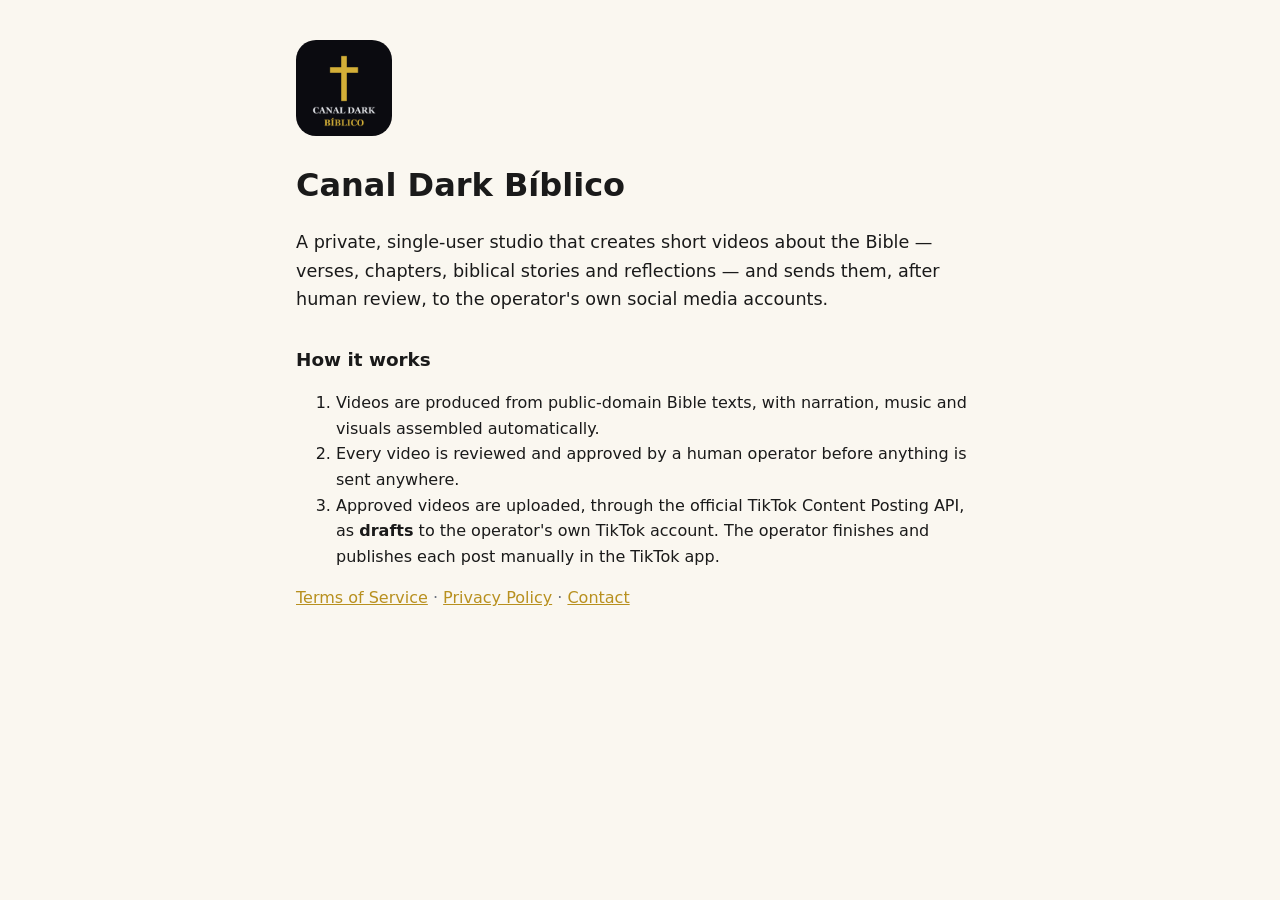
<file: index.html>
<!doctype html>
<html lang="en">
<head>
<meta charset="utf-8">
<meta name="viewport" content="width=device-width, initial-scale=1">
<title>Canal Dark Bíblico</title>
<link rel="icon" href="icon.png">
<link rel="stylesheet" href="style.css">
</head>
<body>
<main>
  <img src="icon.png" alt="Canal Dark Bíblico" class="logo">
  <h1>Canal Dark Bíblico</h1>
  <p class="lead">A private, single-user studio that creates short videos about the Bible — verses, chapters,
    biblical stories and reflections — and sends them, after human review, to the operator's own social media accounts.</p>

  <h2>How it works</h2>
  <ol>
    <li>Videos are produced from public-domain Bible texts, with narration, music and visuals assembled automatically.</li>
    <li>Every video is reviewed and approved by a human operator before anything is sent anywhere.</li>
    <li>Approved videos are uploaded, through the official TikTok Content Posting API, as <strong>drafts</strong>
      to the operator's own TikTok account. The operator finishes and publishes each post manually in the TikTok app.</li>
  </ol>

  <p class="links"><a href="terms.html">Terms of Service</a> · <a href="privacy.html">Privacy Policy</a> ·
    <a href="https://github.com/DaviSanttos/canal-biblico-site/issues">Contact</a></p>
</main>
</body>
</html>
</file>
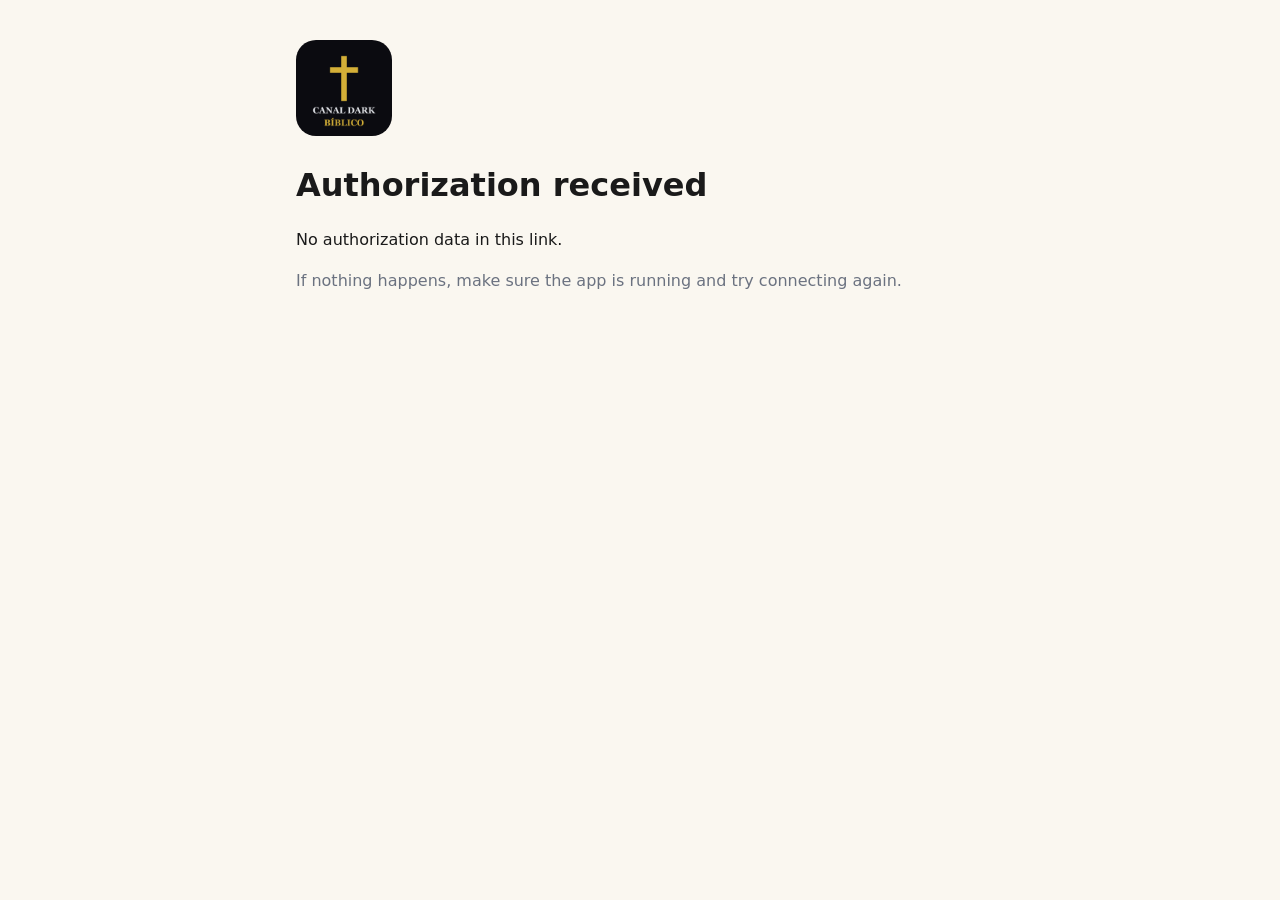
<file: callback.html>
<!doctype html>
<html lang="en">
<head>
<meta charset="utf-8">
<meta name="viewport" content="width=device-width, initial-scale=1">
<title>Authorization · Canal Dark Bíblico</title>
<link rel="icon" href="icon.png">
<link rel="stylesheet" href="style.css">
</head>
<body>
<main>
  <img src="icon.png" alt="Canal Dark Bíblico" class="logo">
  <h1>Authorization received</h1>
  <p id="msg">Returning to the Canal Dark Bíblico app on this computer…</p>
  <p class="muted">If nothing happens, make sure the app is running and try connecting again.</p>
</main>
<script>
  // TikTok Login Kit redirects here (registered Redirect URI). The operator's app listens only on
  // this computer (127.0.0.1), so we forward the authorization code/state to it. Nothing is stored here.
  (function () {
    var q = window.location.search || "";
    if (!q) { document.getElementById("msg").textContent = "No authorization data in this link."; return; }
    window.location.replace("http://127.0.0.1:17563/tiktok/callback" + q);
  })();
</script>
</body>
</html>
</file>
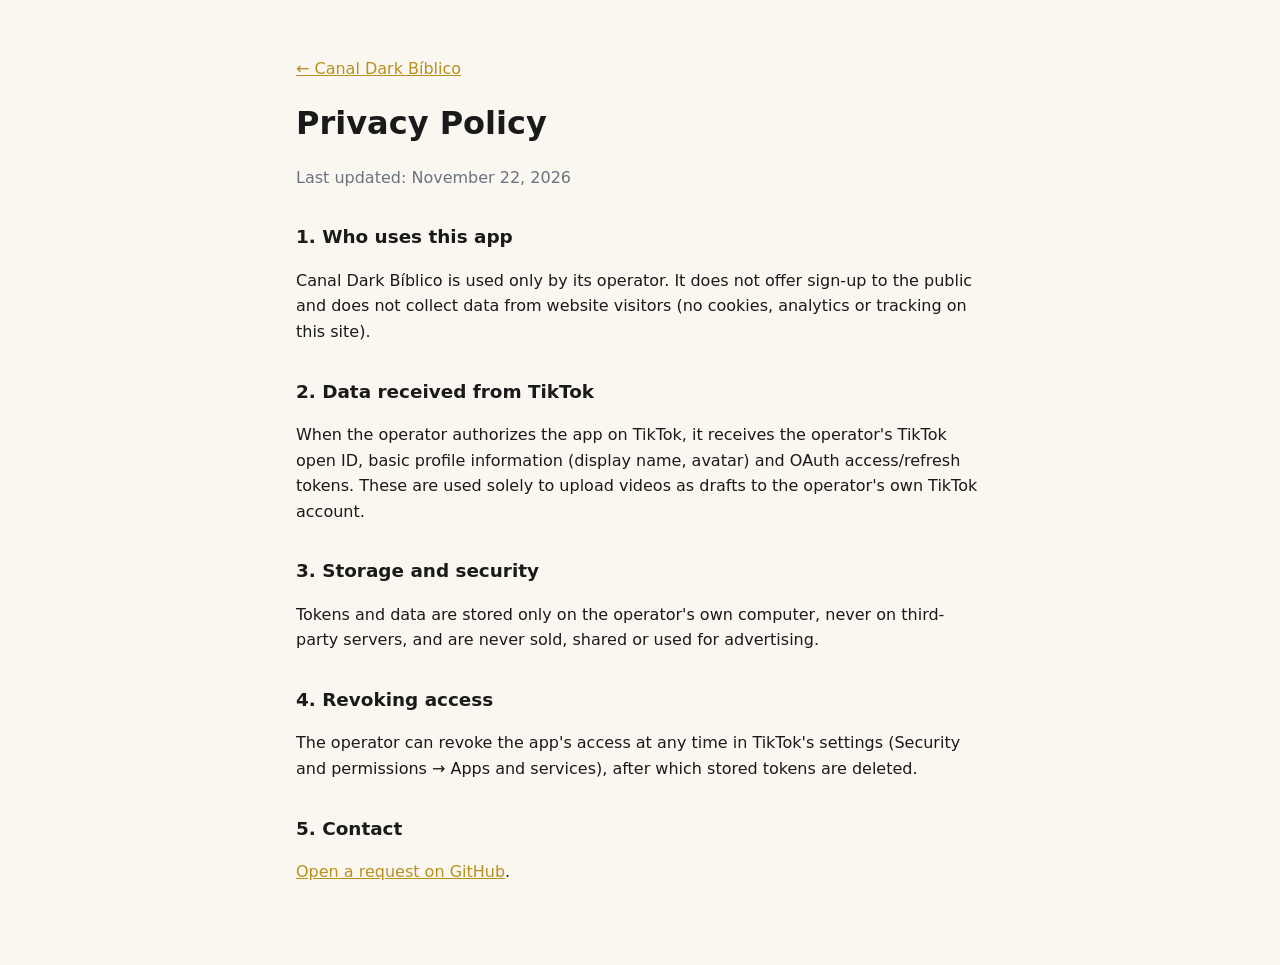
<file: privacy.html>
<!doctype html>
<html lang="en">
<head>
<meta charset="utf-8">
<meta name="viewport" content="width=device-width, initial-scale=1">
<title>Privacy Policy · Canal Dark Bíblico</title>
<link rel="icon" href="icon.png">
<link rel="stylesheet" href="style.css">
</head>
<body>
<main>
  <p><a href="index.html">← Canal Dark Bíblico</a></p>
  <h1>Privacy Policy</h1>
  <p class="muted">Last updated: November 22, 2026</p>

  <h2>1. Who uses this app</h2>
  <p>Canal Dark Bíblico is used only by its operator. It does not offer sign-up to the public and does not collect
    data from website visitors (no cookies, analytics or tracking on this site).</p>

  <h2>2. Data received from TikTok</h2>
  <p>When the operator authorizes the app on TikTok, it receives the operator's TikTok open ID, basic profile
    information (display name, avatar) and OAuth access/refresh tokens. These are used solely to upload videos as
    drafts to the operator's own TikTok account.</p>

  <h2>3. Storage and security</h2>
  <p>Tokens and data are stored only on the operator's own computer, never on third-party servers, and are never
    sold, shared or used for advertising.</p>

  <h2>4. Revoking access</h2>
  <p>The operator can revoke the app's access at any time in TikTok's settings (Security and permissions →
    Apps and services), after which stored tokens are deleted.</p>

  <h2>5. Contact</h2>
  <p><a href="https://github.com/DaviSanttos/canal-biblico-site/issues">Open a request on GitHub</a>.</p>
</main>
</body>
</html>
</file>
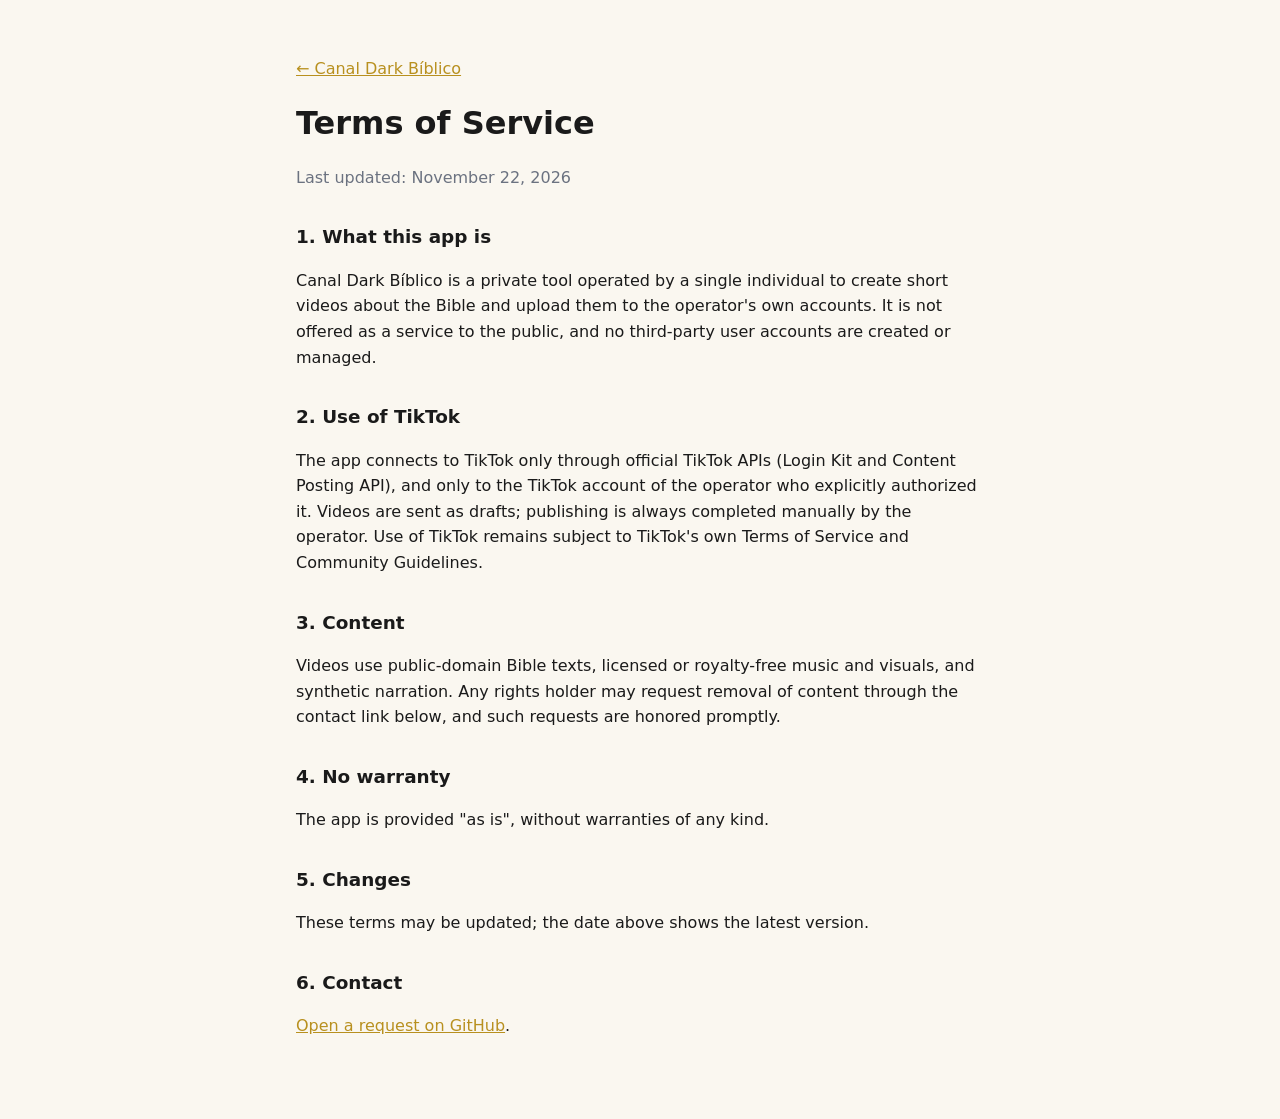
<file: terms.html>
<!doctype html>
<html lang="en">
<head>
<meta charset="utf-8">
<meta name="viewport" content="width=device-width, initial-scale=1">
<title>Terms of Service · Canal Dark Bíblico</title>
<link rel="icon" href="icon.png">
<link rel="stylesheet" href="style.css">
</head>
<body>
<main>
  <p><a href="index.html">← Canal Dark Bíblico</a></p>
  <h1>Terms of Service</h1>
  <p class="muted">Last updated: November 22, 2026</p>

  <h2>1. What this app is</h2>
  <p>Canal Dark Bíblico is a private tool operated by a single individual to create short videos about the Bible and
    upload them to the operator's own accounts. It is not offered as a service to the public, and no third-party user
    accounts are created or managed.</p>

  <h2>2. Use of TikTok</h2>
  <p>The app connects to TikTok only through official TikTok APIs (Login Kit and Content Posting API), and only to the
    TikTok account of the operator who explicitly authorized it. Videos are sent as drafts; publishing is always
    completed manually by the operator. Use of TikTok remains subject to TikTok's own Terms of Service and Community
    Guidelines.</p>

  <h2>3. Content</h2>
  <p>Videos use public-domain Bible texts, licensed or royalty-free music and visuals, and synthetic narration.
    Any rights holder may request removal of content through the contact link below, and such requests are honored promptly.</p>

  <h2>4. No warranty</h2>
  <p>The app is provided "as is", without warranties of any kind.</p>

  <h2>5. Changes</h2>
  <p>These terms may be updated; the date above shows the latest version.</p>

  <h2>6. Contact</h2>
  <p><a href="https://github.com/DaviSanttos/canal-biblico-site/issues">Open a request on GitHub</a>.</p>
</main>
</body>
</html>
</file>
<file: style.css>
:root { --bg: #faf7f0; --fg: #1a1a1a; --muted: #6b7280; --accent: #b8901f; }
@media (prefers-color-scheme: dark) { :root { --bg: #0b0b12; --fg: #e5e7eb; --muted: #9ca3af; --accent: #d4af37; } }
* { box-sizing: border-box; }
body { margin: 0; background: var(--bg); color: var(--fg);
  font: 16px/1.6 system-ui, -apple-system, "Segoe UI", Roboto, sans-serif; }
main { max-width: 720px; margin: 0 auto; padding: 40px 16px 64px; }
.logo { width: 96px; height: 96px; border-radius: 20px; }
h1 { margin: 16px 0 8px; } h2 { margin-top: 32px; font-size: 1.15rem; }
a { color: var(--accent); } .muted, .links { color: var(--muted); } .lead { font-size: 1.1rem; }
</file>
